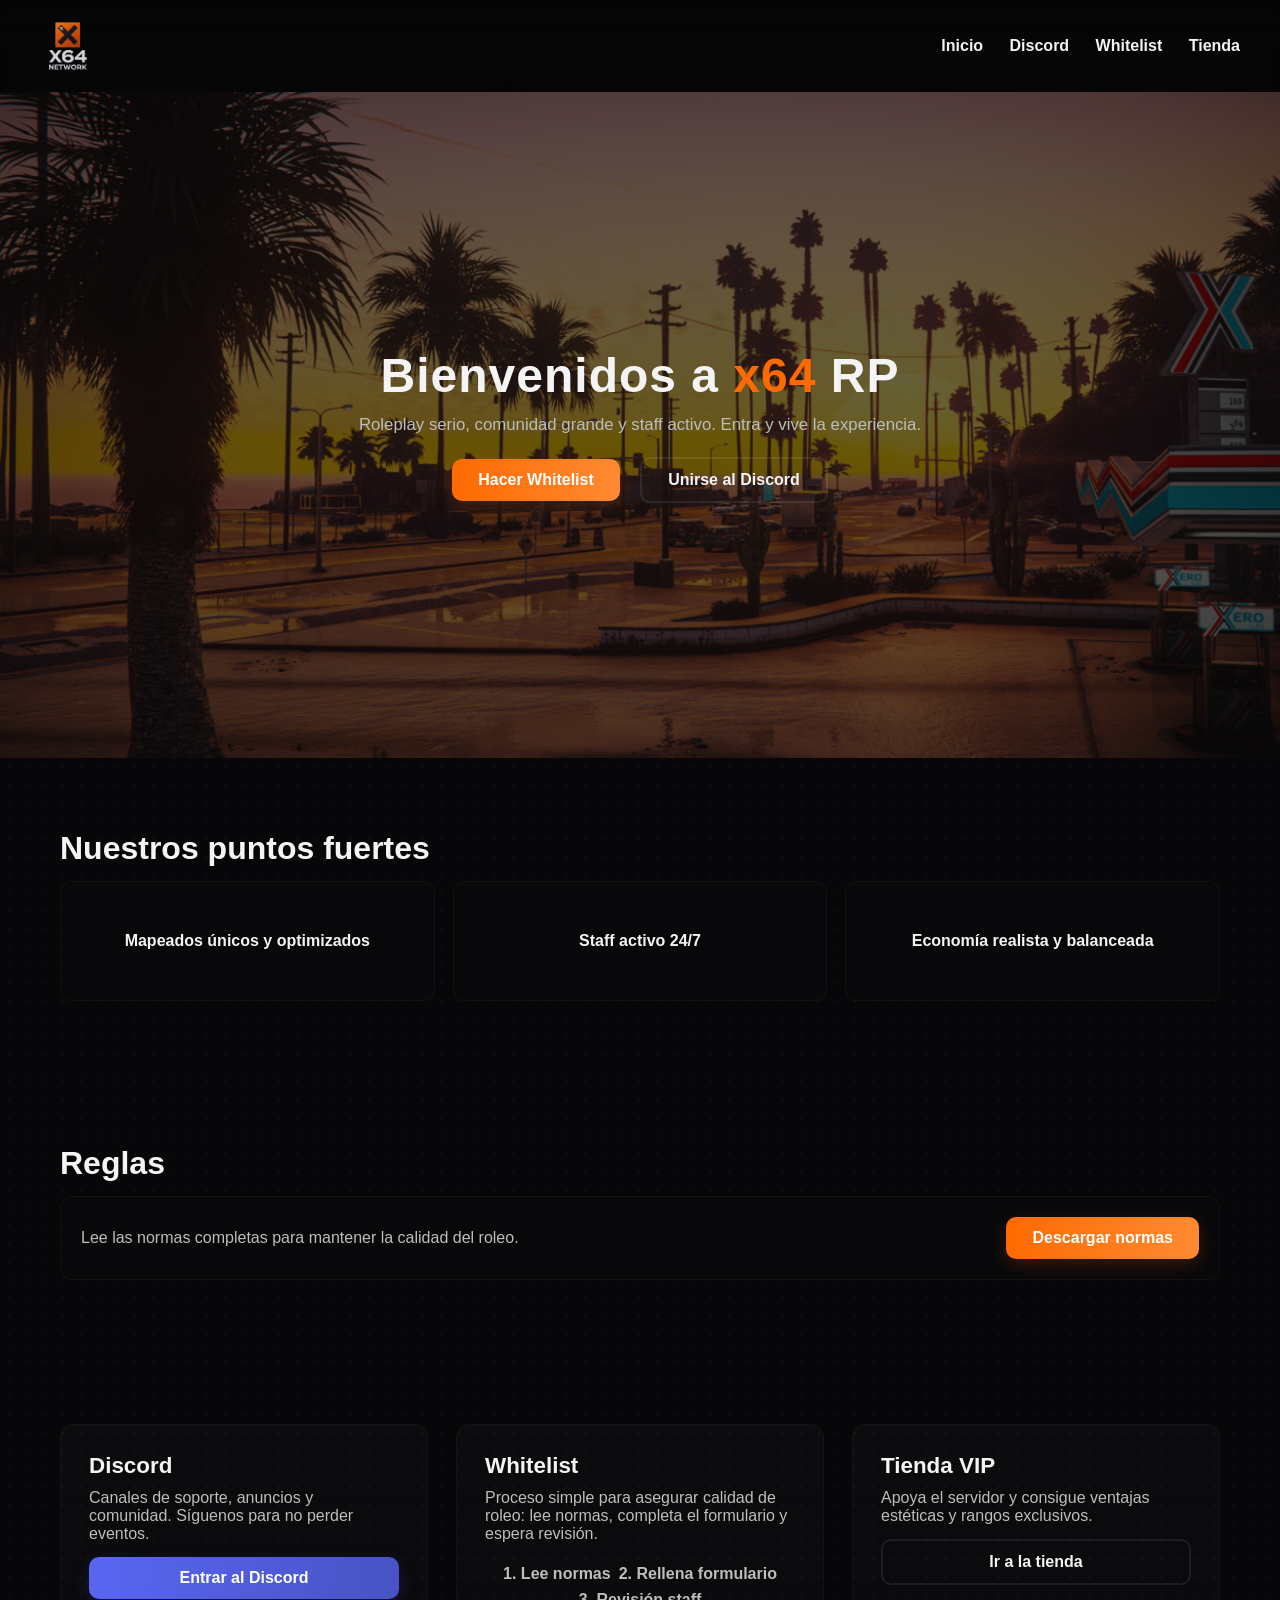
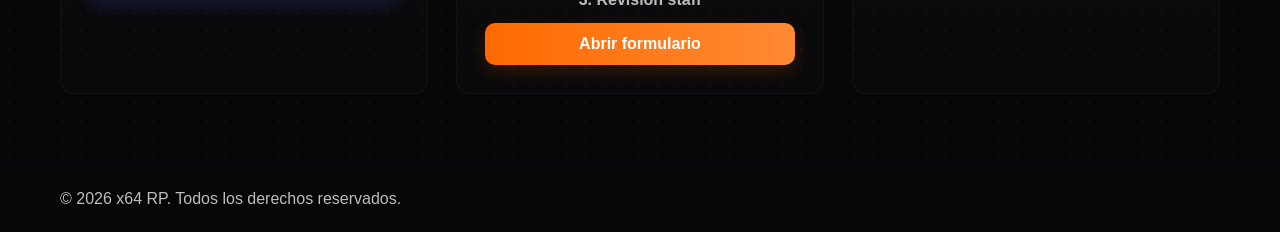
<file: index.html>
<!DOCTYPE html>
<html lang="es">
<head>
    <meta charset="UTF-8">
    <meta name="viewport" content="width=device-width, initial-scale=1.0">
    <title>Servidor FiveM | Inicio</title>
    <link rel="stylesheet" href="style.css">
    <meta name="theme-color" content="#ff6a00">
</head>
<body>

    <header class="site-header">
        <div class="container header-inner">
            <div class="logo">
                <a href="#inicio"><img src="LOGO.png" alt="Logo servidor" /></a>
            </div>
            <nav class="main-nav">
                <a href="#inicio">Inicio</a>
                <a href="https://discord.gg/v5EF3xJByE" target="_blank">Discord</a>
                <a href="#" class="open-whitelist-btn">Whitelist</a>
                <a href="#tienda">Tienda</a>
            </nav>
        </div>
    </header>

    <main class="site-main">
        <section id="inicio" class="hero">
            <div class="container hero-inner">
                <h1 class="hero-title">Bienvenidos a <span class="accent">x64</span> RP</h1>
                <p class="hero-sub">Roleplay serio, comunidad grande y staff activo. Entra y vive la experiencia.</p>
                <div class="hero-cta">
                    <a href="#" class="btn btn-primary open-whitelist-btn">Hacer Whitelist</a>
                    <a href="https://discord.gg/v5EF3xJByE" class="btn btn-outline" target="_blank">Unirse al Discord</a>
                </div>
            </div>
        </section>

        <section id="features" class="section">
            <div class="container">
                <h2>Nuestros puntos fuertes</h2>
                <div class="grid features-grid">
                    <div class="card feature">Mapeados únicos y optimizados</div>
                    <div class="card feature">Staff activo 24/7</div>
                    <div class="card feature">Economía realista y balanceada</div>
                </div>
            </div>
        </section>

        <section id="reglas" class="section">
            <div class="container">
                <h2>Reglas</h2>
                <div class="card" style="display:flex;align-items:center;justify-content:space-between;gap:16px;padding:20px;flex-wrap:wrap">
                    <p style="margin:0;color:var(--muted);max-width:900px">Lee las normas completas para mantener la calidad del roleo.</p>
                    <a href="📜 NORMAS GENERALES – x64 NETWORK.pdf" class="btn btn-primary" download="Normas.pdf">Descargar normas</a>
                </div>
            </div>
        </section>

        <section id="services" class="section services">
            <div class="container">
                <div class="services-grid">
                    <article class="module">
                        <div class="module-inner">
                            <h3>Discord</h3>
                            <p>Canales de soporte, anuncios y comunidad. Síguenos para no perder eventos.</p>
                            <a href="https://discord.gg/v5EF3xJByE" target="_blank" class="btn btn-discord">Entrar al Discord</a>
                        </div>
                    </article>

                    <article class="module">
                        <div class="module-inner">
                            <h3>Whitelist</h3>
                            <p>Proceso simple para asegurar calidad de roleo: lee normas, completa el formulario y espera revisión.</p>
                            <div class="pasos brief">
                                <span>1. Lee normas</span>
                                <span>2. Rellena formulario</span>
                                <span>3. Revisión staff</span>
                            </div>
                            <a href="#" class="btn btn-primary open-whitelist-btn">Abrir formulario</a>
                        </div>
                    </article>

                    <article class="module">
                        <div class="module-inner">
                            <h3>Tienda VIP</h3>
                            <p>Apoya el servidor y consigue ventajas estéticas y rangos exclusivos.</p>
                            <a href="https://www.tebex.io" target="_blank" class="btn btn-outline">Ir a la tienda</a>
                        </div>
                    </article>
                </div>
            </div>
        </section>
    </main>

    <footer class="site-footer">
        <div class="container footer-inner">
            <p>&copy; 2026 x64 RP. Todos los derechos reservados.</p>
        </div>
    </footer>

    <div id="whitelistModal" class="modal-overlay">
        <div class="modal-card">
            <button class="modal-close" id="closeModalBtn">&times;</button>
            <h3 class="modal-title">Whitelist <span class="accent">Abierta</span></h3>
            <p class="modal-text">Actualmente <strong>no es necesario</strong> realizar un proceso de whitelist para entrar a jugar.</p>
            <p class="modal-text-sub">¡Cualquier usuario puede acceder directamente al servidor ahora mismo! Te esperamos dentro.</p>
            <div class="modal-actions">
                <button class="btn btn-primary" id="modalAcceptBtn">¡Entendido!</button>
            </div>
        </div>
    </div>

    <script>
        const modal = document.getElementById('whitelistModal');
        const openButtons = document.querySelectorAll('.open-whitelist-btn');
        const closeBtn = document.getElementById('closeModalBtn');
        const acceptBtn = document.getElementById('modalAcceptBtn');

        // Abrir modal al hacer clic en cualquier botón de Whitelist
        openButtons.forEach(button => {
            button.addEventListener('click', (e) => {
                e.preventDefault();
                modal.classList.add('active');
                document.body.style.overflow = 'hidden'; // Evita el scroll de fondo
            });
        });

        // Función para cerrar modal
        function closeModal() {
            modal.classList.remove('active');
            document.body.style.overflow = ''; // Devuelve el scroll
        }

        closeBtn.addEventListener('click', closeModal);
        acceptBtn.addEventListener('click', closeModal);

        // Cerrar también si se hace clic fuera de la tarjeta del pop-up
        modal.addEventListener('click', (e) => {
            if (e.target === modal) {
                closeModal();
            }
        });
    </script>

</body>
</html>
</file>
<file: style.css>
/* ==========================================
   THEME & BASE
   ========================================== */
:root{
    --bg-color: #060607;
    --text: #f4f4f5;
    --muted: #bdbdbd;
    --orange: #ff6a00;
    --orange-2: #ff8a33;
    --card-bg: rgba(10,10,12,0.55);
}

*{box-sizing:border-box;margin:0;padding:0;font-family: 'Segoe UI', Tahoma, Geneva, Verdana, sans-serif;scroll-behavior:smooth}

html,body{height:100%}
body{
   position:relative;
   color:var(--text);
   background:var(--bg-color);
   min-height:100vh;
}

.container{max-width:1200px;margin:0 auto;padding:0 20px}

/* ==========================================
   HEADER / NAV
   ========================================== */
.site-header{position:sticky;top:0;z-index:40}
.header-inner{display:flex;align-items:center;justify-content:space-between;padding:18px 0}
.logo img{height:56px;width:auto;display:block}
.main-nav a{color:var(--text);text-decoration:none;margin-left:22px;font-weight:600;transition:color .18s}
.main-nav a:hover{color:var(--orange)}
.site-header{background:linear-gradient(180deg, rgba(6,6,6,0.45), rgba(6,6,6,0.15));backdrop-filter:blur(6px);}

/* ==========================================
   HERO
   ========================================== */
.hero{position:relative;z-index:2;display:flex;align-items:center;justify-content:center;text-align:center;min-height:74vh;padding:80px 0;background:linear-gradient(180deg, rgba(6,6,6,0.35), rgba(6,6,6,0.1)), url('background.png') center/cover no-repeat}
.hero::before{content:"";position:absolute;inset:0;background:linear-gradient(180deg, rgba(6,6,6,0.45), rgba(6,6,6,0.55));z-index:1}
.hero-inner{max-width:900px;position:relative;z-index:2}
.hero-title{font-size:3rem;letter-spacing:1px;margin-bottom:12px}
.hero-title .accent{color:var(--orange);font-weight:800}
.hero-sub{color:var(--muted);margin-bottom:22px;font-size:1.05rem}
.hero-cta .btn{margin:0 8px}

/* ==========================================
   BUTTONS
   ========================================== */
.btn{display:inline-block;padding:12px 26px;border-radius:10px;text-decoration:none;font-weight:700;text-transform:none;transition:transform .15s,box-shadow .15s}
.btn-primary{background:linear-gradient(90deg,var(--orange),var(--orange-2));color:#fff;box-shadow:0 6px 18px rgba(255,106,0,0.18)}
.btn-primary:hover{transform:translateY(-3px);box-shadow:0 10px 30px rgba(255,106,0,0.18)}
.btn-outline{background:transparent;color:var(--text);border:2px solid rgba(255,255,255,0.08)}
.btn-outline:hover{border-color:var(--orange);color:var(--orange)}
.btn-discord{background:linear-gradient(90deg,#5865f2,#4752c4);color:#fff;box-shadow:0 6px 18px rgba(88,101,242,0.18)}
.btn-discord:hover{transform:translateY(-3px);box-shadow:0 10px 30px rgba(88,101,242,0.18)}

/* ==========================================
   SECTIONS & CARDS
   ========================================== */
section.section{padding:72px 0}
section h2{font-size:2rem;margin-bottom:14px}
.section-dark{background:linear-gradient(180deg, rgba(0,0,0,0.15), rgba(0,0,0,0.25));}
.section-accent{border-top:4px solid rgba(255,106,0,0.12)}

/* Aplicar fondo sólido con patrón punteado a todas las secciones debajo del hero */
.site-main > section:not(.hero){
   background-color:rgba(8,8,9,0.92);
   background-image: radial-gradient(circle, rgba(255,255,255,0.035) 0.8px, transparent 0.8px);
   background-size:18px 18px;
   -webkit-backdrop-filter: none;
   backdrop-filter: none;
   position:relative;
   overflow:hidden;
}

/* animación muy sutil del patrón para dar vida sin distraer */
.site-main > section:not(.hero){
   animation: moveDots 18s linear infinite;
}

@keyframes moveDots{
   from{background-position:0 0}
   to{background-position:80px 80px}
}

.grid{display:grid;gap:18px}
.features-grid{grid-template-columns:repeat(3,1fr)}

.card{background:var(--card-bg);padding:20px;border-radius:12px;border:1px solid rgba(255,255,255,0.04)}
.feature{min-height:120px;display:flex;align-items:center;justify-content:center;font-weight:600}

.pasos{display:flex;gap:16px;justify-content:center;flex-wrap:wrap;margin:22px 0}
.paso{background:rgba(0,0,0,0.35);padding:18px;border-radius:10px;min-width:220px;border-left:6px solid var(--orange)}

/* ==========================================
   FOOTER
   ========================================== */
.site-footer{position:relative;z-index:2;padding:24px 0;color:var(--muted);}

/* ==========================================
   RESPONSIVE
   ========================================== */
@media (max-width:900px){
    .features-grid{grid-template-columns:repeat(2,1fr)}
    .hero-title{font-size:2.2rem}
}
@media (max-width:600px){
    .features-grid{grid-template-columns:1fr}
    .main-nav{display:none}
    .hero{padding:48px 0}
}

/* ==========================================
   SERVICES / MODULES (Discord / Whitelist / Tienda)
   ========================================== */
.services-grid{display:grid;grid-template-columns:repeat(3,1fr);gap:28px;align-items:stretch}
.module{position:relative;overflow:hidden;border-radius:14px;background:linear-gradient(180deg, rgba(255,255,255,0.02), rgba(255,255,255,0.01));border:1px solid rgba(255,255,255,0.04);padding:28px}
.module-inner{position:relative;z-index:2}
.module h3{font-size:1.4rem;margin-bottom:10px;color:var(--text)}
.module p{color:var(--muted);margin-bottom:14px}
.pasos.brief{display:flex;gap:8px;justify-content:center;margin-bottom:14px;color:var(--muted);font-weight:600}

/* Alternar alineación: odd izquierda, even derecha */
.module:nth-child(odd) .module-inner{text-align:left}
.module:nth-child(even) .module-inner{text-align:right}

.module::before{content:"";position:absolute;inset:-20%;background-image:none;background-size:12px 12px;opacity:0;transform:translate3d(0,0,0);z-index:1;pointer-events:none}
.module::after{content:"";position:absolute;inset:0;background:linear-gradient(180deg, rgba(255,255,255,0.02), rgba(0,0,0,0));mix-blend-mode:overlay;z-index:3;pointer-events:none;opacity:0.6}

/* desactivar animación de puntitos dentro de los módulos (patrón ya está en la sección principal) */
.module::before{animation: none}
@keyframes floatDots{from{background-position:0 0}to{background-position:120px 80px}}

/* botones en módulos */
.module .btn{margin-top:8px}

/* Centrar botones dentro de los módulos (Discord, formulario, tienda) */
.services-grid .module .btn{display:block;margin:12px auto 0;text-align:center}

/* Forzar título y párrafo de Whitelist a la izquierda */
.services-grid .module:nth-child(2) .module-inner h3,
.services-grid .module:nth-child(2) .module-inner p{ text-align:left }

@media (max-width:1000px){
   .services-grid{grid-template-columns:1fr;gap:18px}
   .module:nth-child(even) .module-inner{text-align:left}
}

/* small utility tweaks */
a{color:inherit}


/* ==========================================
   MODAL / POP UP (NUEVO)
   ========================================== */
.modal-overlay {
    position: fixed;
    top: 0;
    left: 0;
    width: 100%;
    height: 100%;
    background: rgba(4, 4, 5, 0.75);
    backdrop-filter: blur(8px);
    -webkit-backdrop-filter: blur(8px);
    z-index: 100;
    display: flex;
    align-items: center;
    justify-content: center;
    opacity: 0;
    pointer-events: none;
    transition: opacity 0.3s ease;
}

.modal-overlay.active {
    opacity: 1;
    pointer-events: auto;
}

.modal-card {
    background: linear-gradient(180deg, rgba(16, 16, 20, 0.95), rgba(10, 10, 12, 0.98));
    border: 1px solid rgba(255, 106, 0, 0.2);
    box-shadow: 0 20px 50px rgba(0, 0, 0, 0.6), 0 0 40px rgba(255, 106, 0, 0.05);
    padding: 40px 30px;
    border-radius: 16px;
    max-width: 460px;
    width: 90%;
    text-align: center;
    position: relative;
    transform: translateY(20px);
    transition: transform 0.3s ease;
    
    /* Reutilizamos tu patrón de puntitos sutil para que haga juego con el resto de la web */
    background-image: radial-gradient(circle, rgba(255,255,255,0.02) 1px, transparent 1px);
    background-size: 14px 14px;
}

.modal-overlay.active .modal-card {
    transform: translateY(0);
}

.modal-close {
    position: absolute;
    top: 16px;
    right: 20px;
    background: transparent;
    border: none;
    color: var(--muted);
    font-size: 1.8rem;
    cursor: pointer;
    transition: color 0.2s;
}

.modal-close:hover {
    color: var(--orange);
}

.modal-title {
    font-size: 1.8rem;
    margin-bottom: 16px;
    letter-spacing: 0.5px;
}

.modal-title .accent {
    color: var(--orange);
    font-weight: 800;
}

.modal-text {
    color: var(--text);
    font-size: 1.1rem;
    line-height: 1.5;
    margin-bottom: 12px;
}

.modal-text-sub {
    color: var(--muted);
    font-size: 0.95rem;
    margin-bottom: 24px;
}

.modal-actions .btn {
    min-width: 140px;
}
</file>
